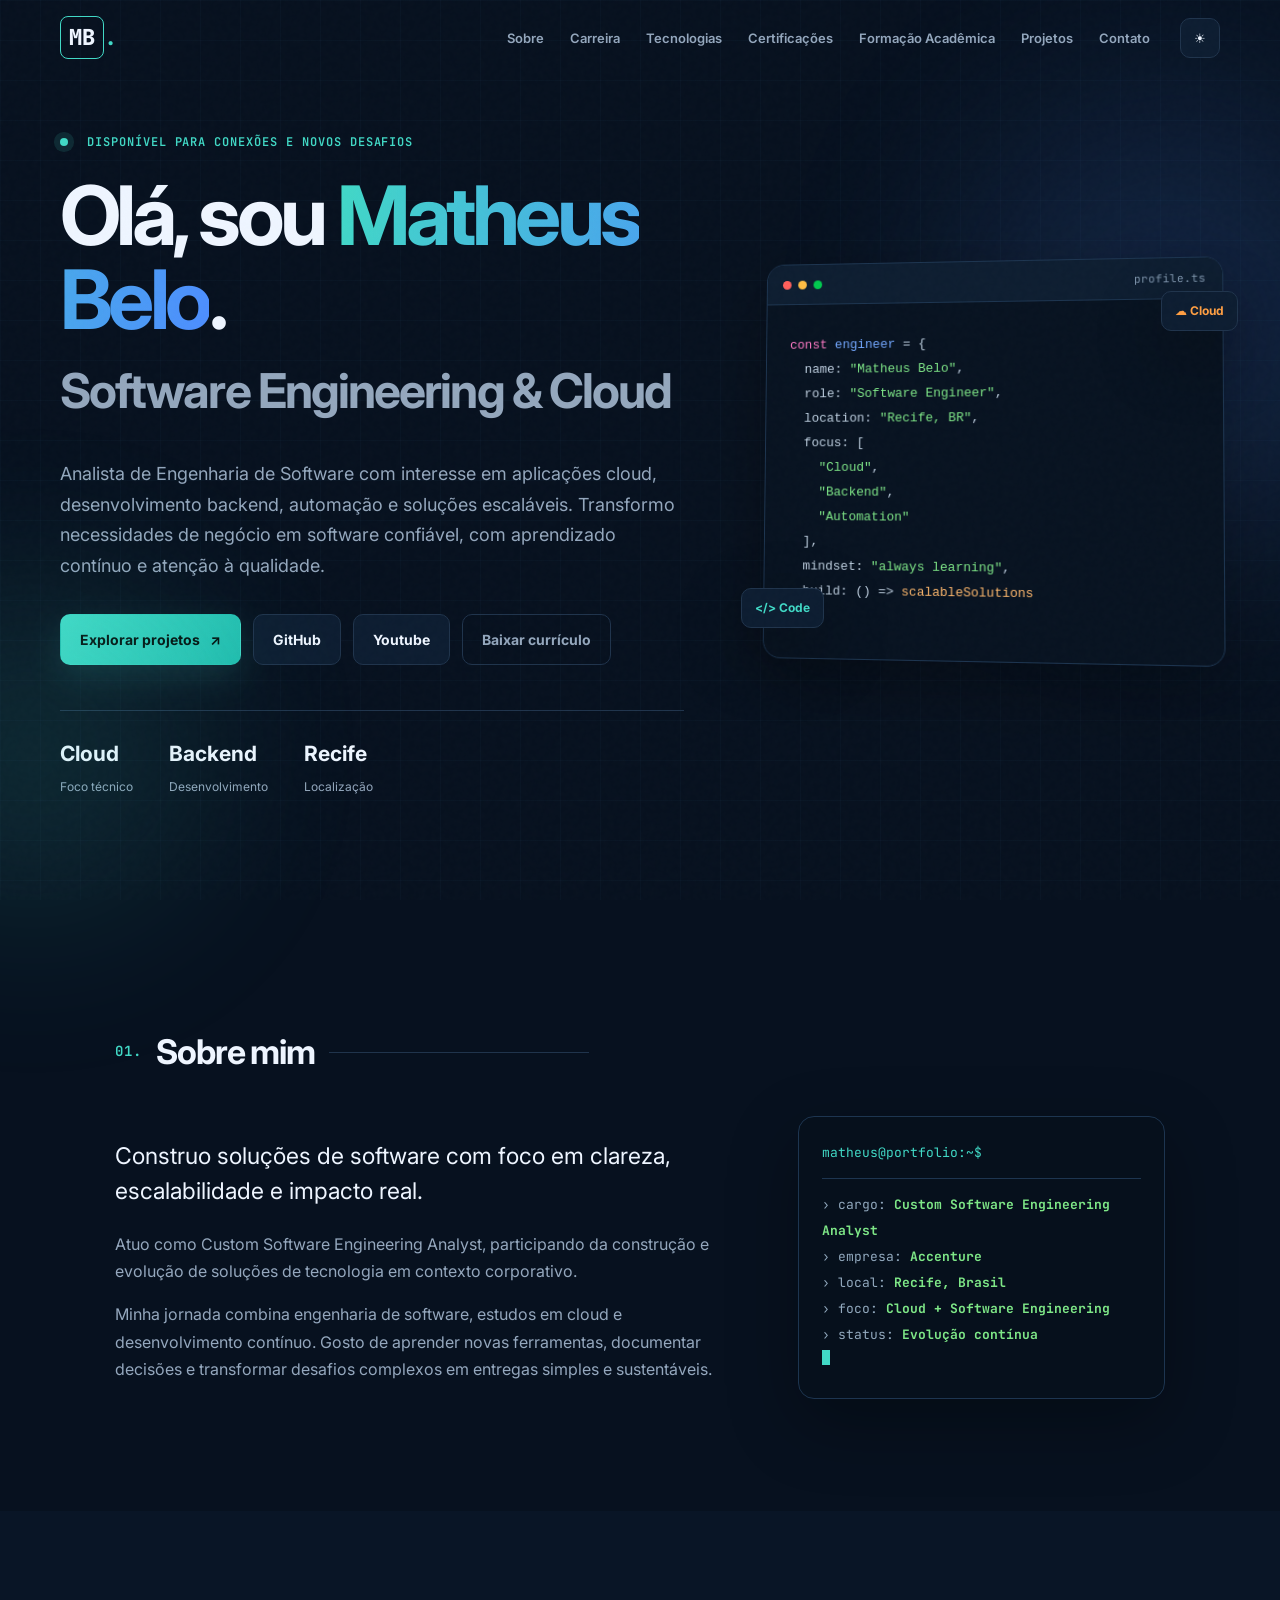
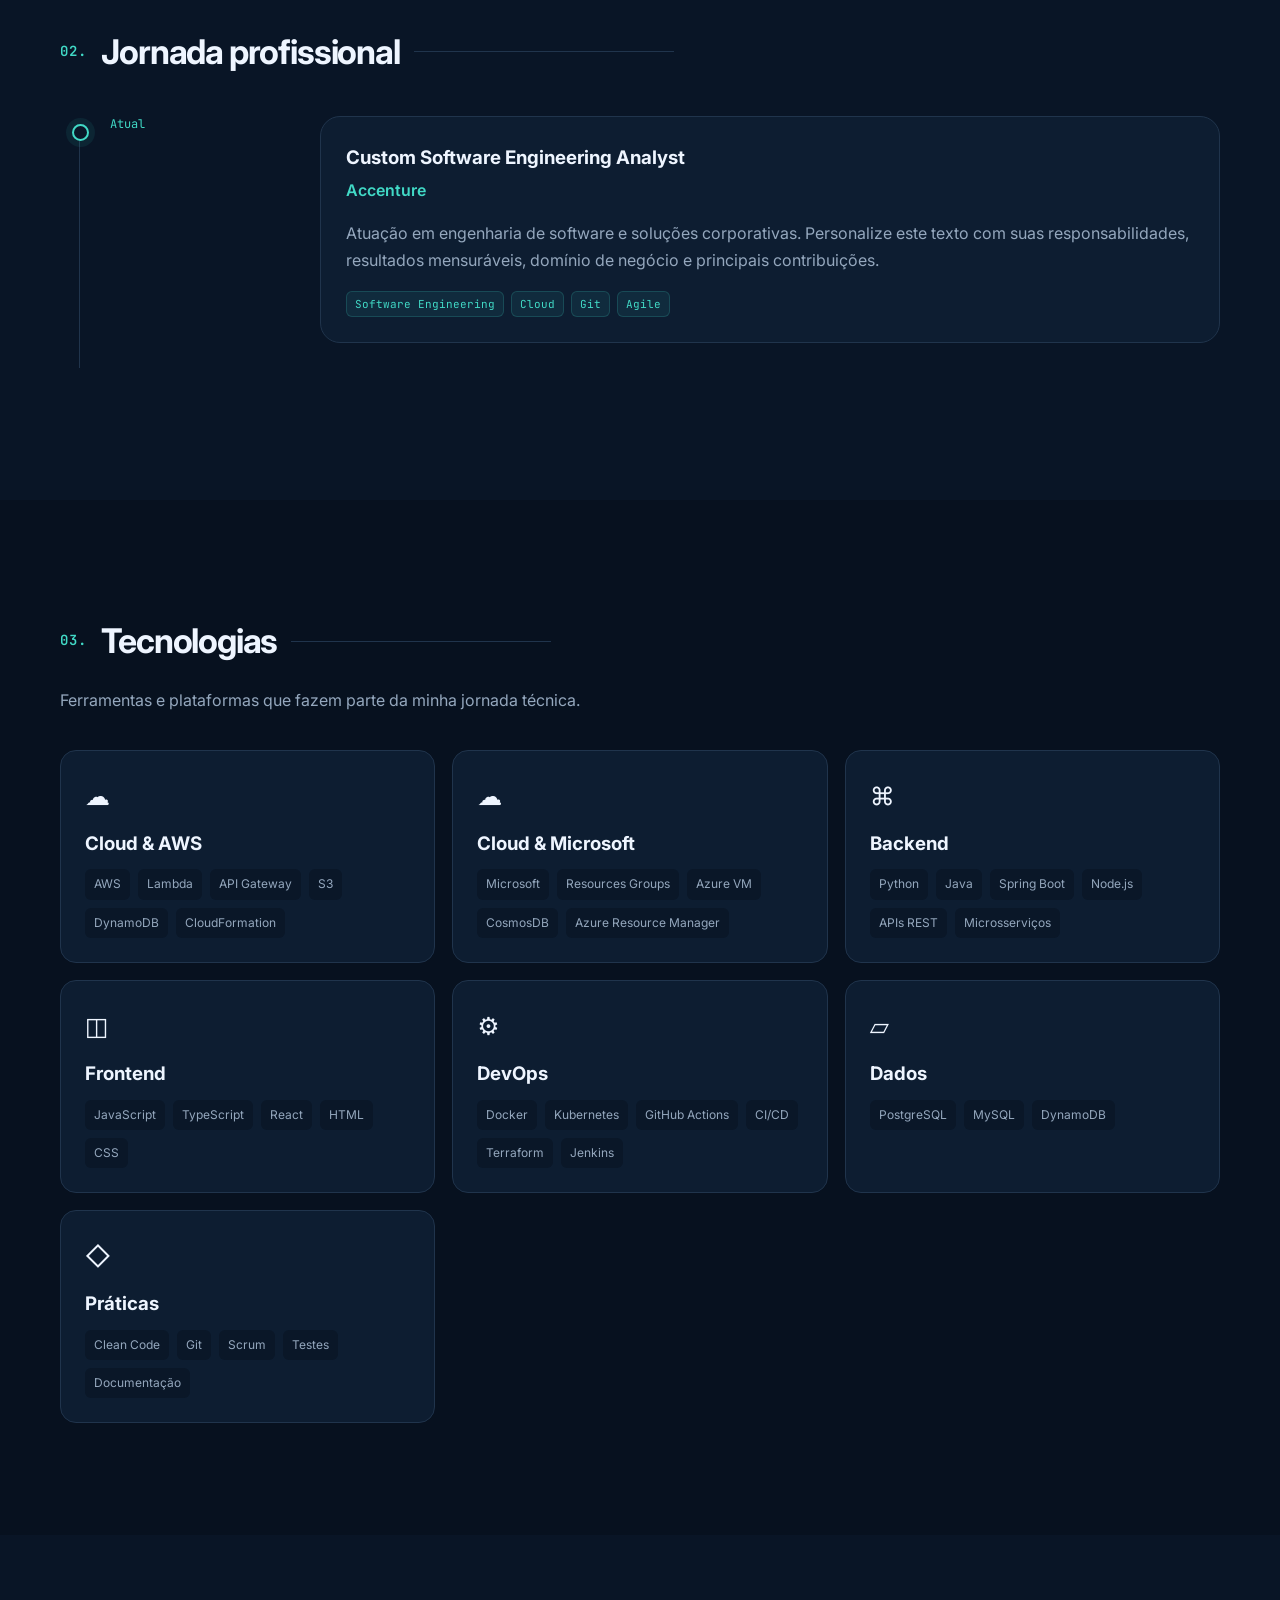
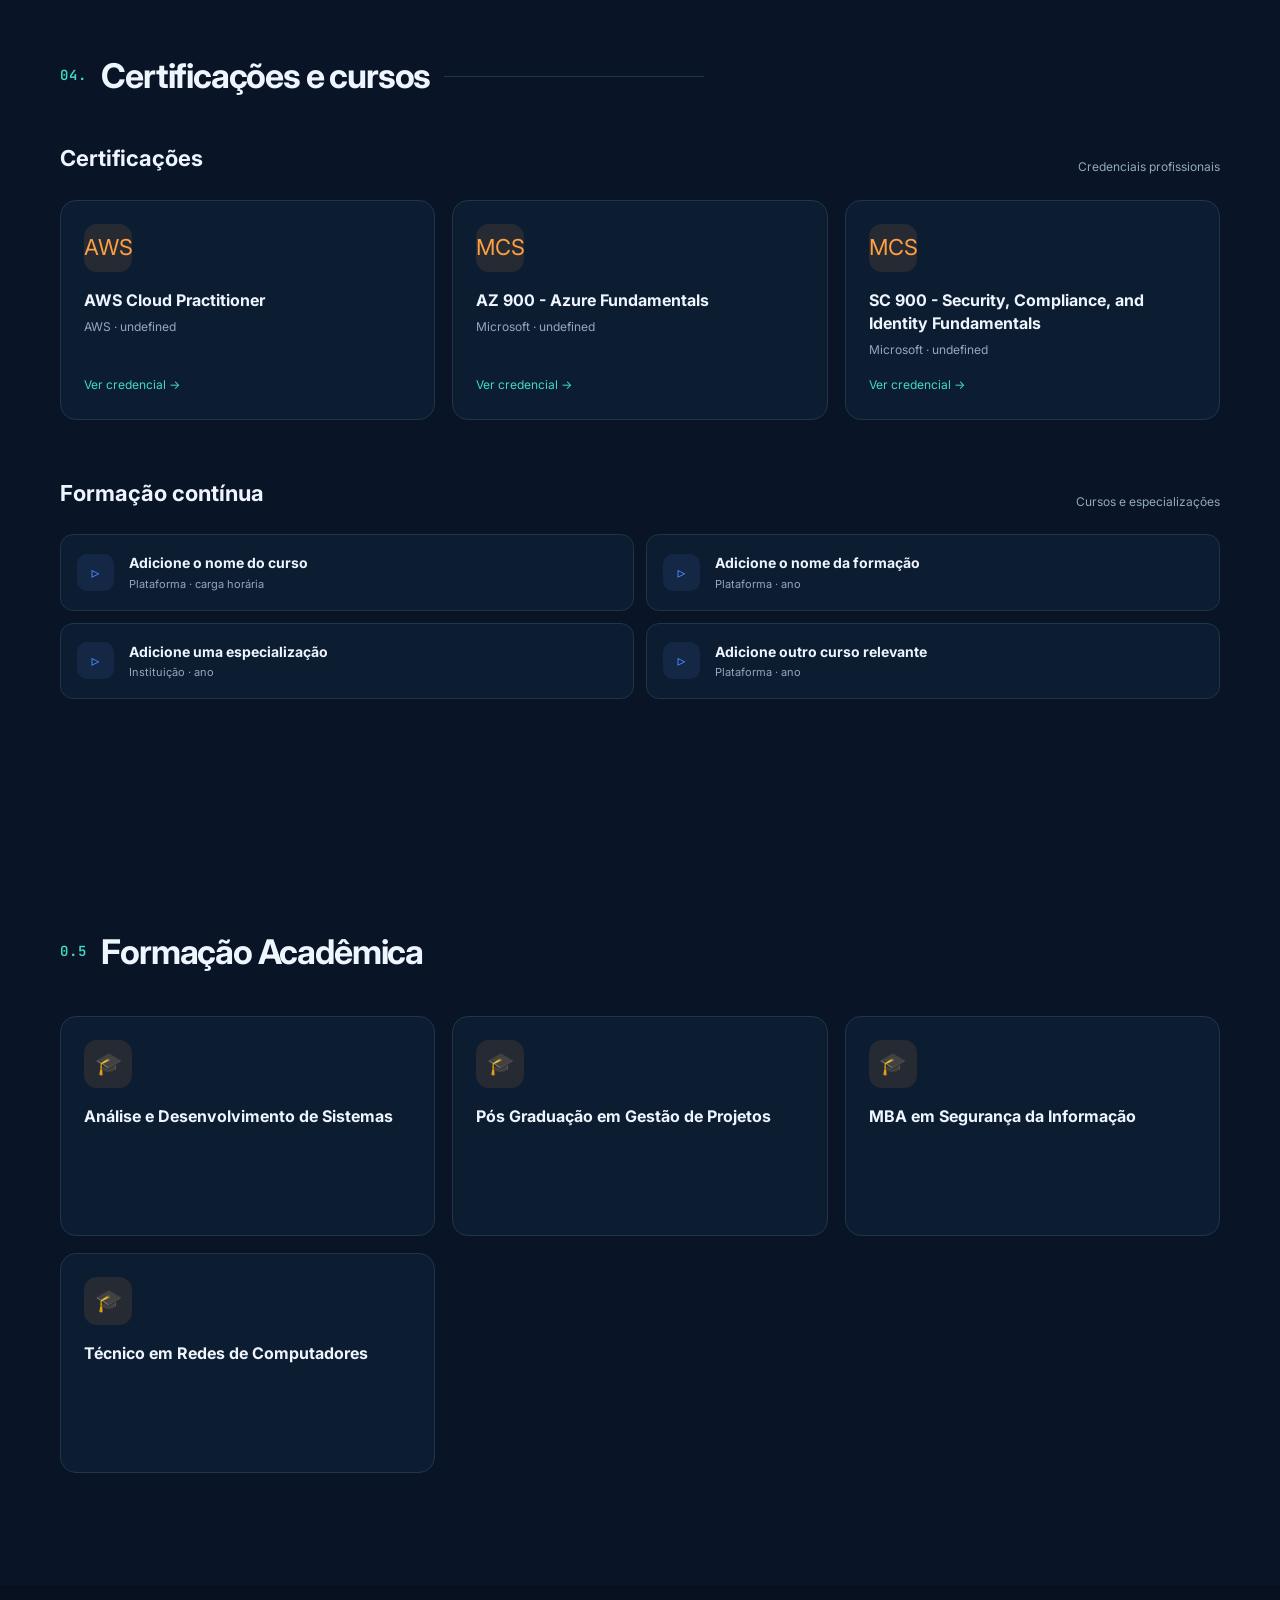
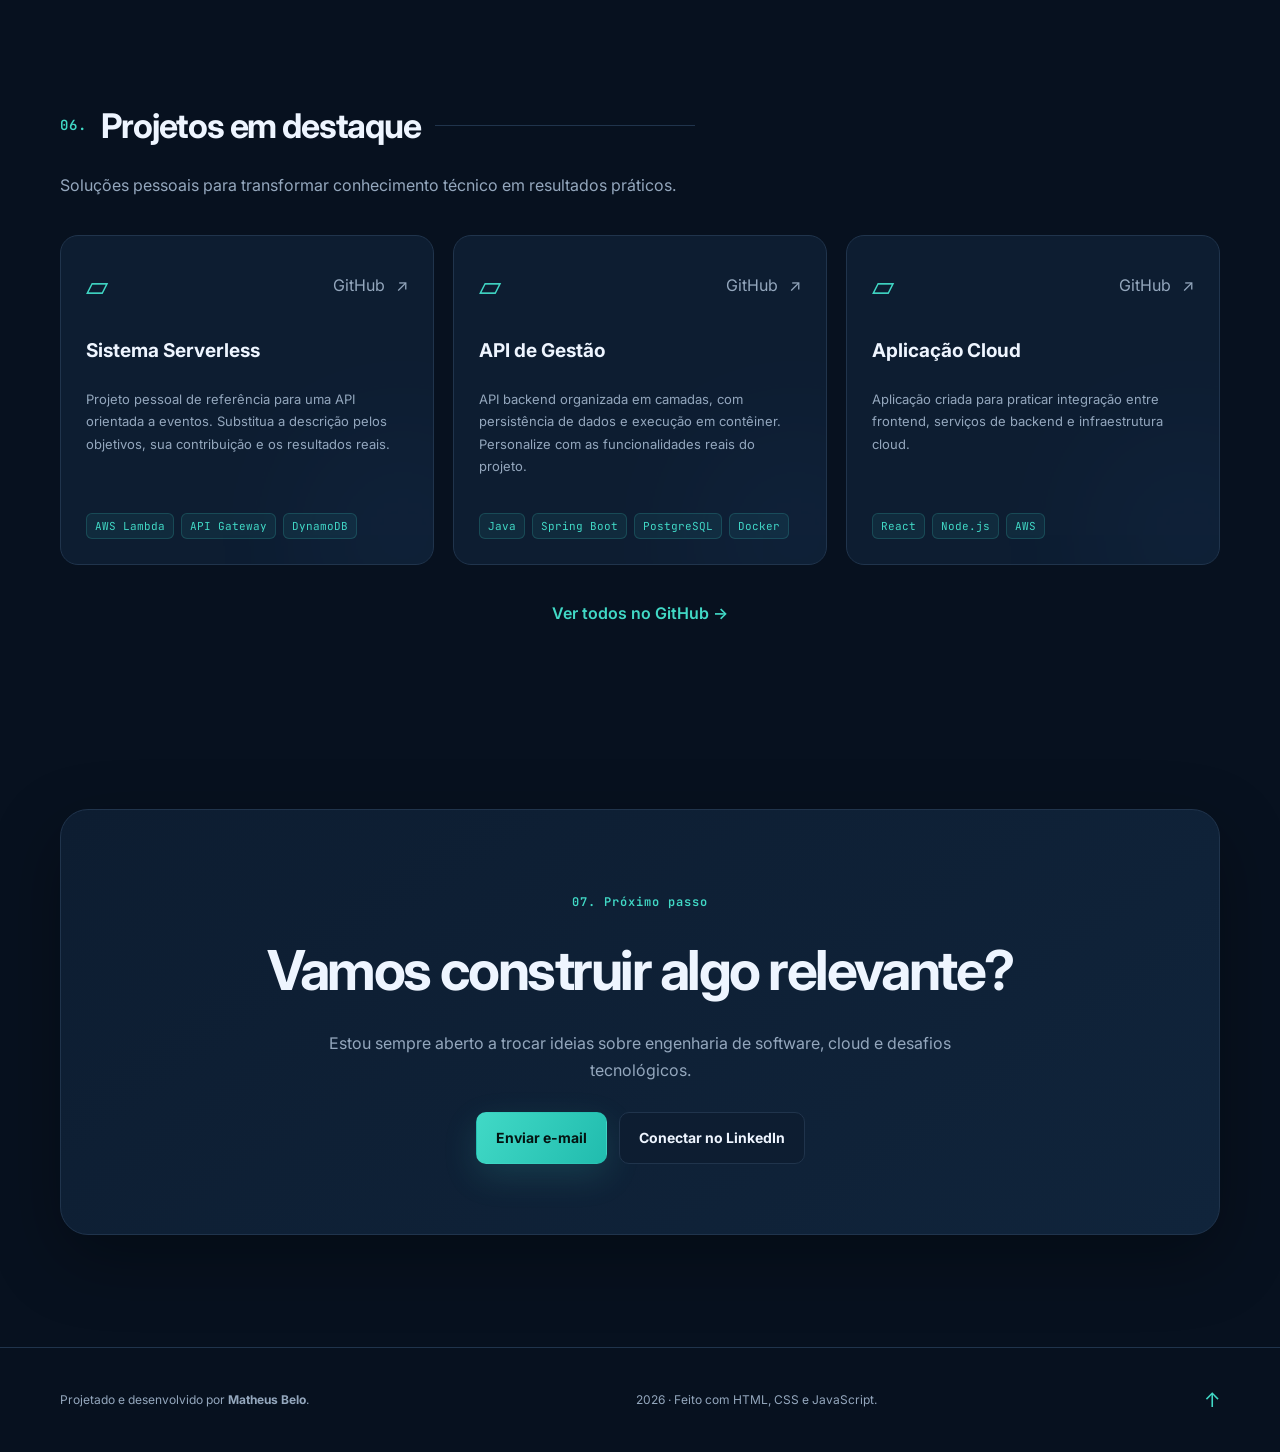
<file: index.html>
<!DOCTYPE html>
<html lang="pt-BR">
<head>
  <meta charset="UTF-8" />
  <meta name="viewport" content="width=device-width, initial-scale=1.0" />
  <meta name="description" content="Portfólio profissional de Matheus Belo, analista de engenharia de software com foco em desenvolvimento e cloud." />
  <meta name="keywords" content="Matheus Belo, Engenharia de Software, Cloud, AWS, Desenvolvimento, Portfólio" />
  <meta name="author" content="Matheus Belo" />
  <meta property="og:title" content="Matheus Belo | Software Engineering & Cloud" />
  <meta property="og:description" content="Carreira, tecnologias, certificações, cursos e projetos de Matheus Belo." />
  <meta property="og:type" content="website" />
  <meta name="theme-color" content="#07111f" />
  <title>Matheus Belo | Software Engineering & Cloud</title>
  <link rel="preconnect" href="https://fonts.googleapis.com">
  <link rel="preconnect" href="https://fonts.gstatic.com" crossorigin>
  <link href="https://fonts.googleapis.com/css2?family=Inter:wght@400;500;600;700;800&family=JetBrains+Mono:wght@500;600&display=swap" rel="stylesheet">
  <link rel="stylesheet" href="style.css" />
  <script defer src="data.js"></script>
  <script defer src="script.js"></script>
</head>
<body>
  <div class="noise"></div>
  <header class="header" id="topo">
    <nav class="nav container" aria-label="Navegação principal">
      <a class="brand" href="#inicio" aria-label="Ir para o início"><span>MB</span><b>.</b></a>
      <button class="menu-button" aria-label="Abrir menu" aria-expanded="false"><span></span><span></span><span></span></button>
      <div class="nav-links">
        <a href="#sobre">Sobre</a><a href="#experiencia">Carreira</a><a href="#tecnologias">Tecnologias</a>
        <a href="#certificacoes">Certificações</a> <a href="#formacao">Formação Acadêmica</a> <a href="#projetos">Projetos</a><a href="#contato">Contato</a>
      </div>
      <button class="theme-button" aria-label="Alternar tema" title="Alternar tema">☀</button>
    </nav>
  </header>

  <main>
    <section class="hero section" id="inicio">
      <div class="hero-glow glow-one"></div><div class="hero-glow glow-two"></div>
      <div class="container hero-grid">
        <div class="hero-copy reveal">
          <p class="eyebrow"><span class="status-dot"></span> DISPONÍVEL PARA CONEXÕES E NOVOS DESAFIOS</p>
          <h1>Olá, sou <span class="gradient-text" id="hero-name">Matheus Belo</span>.</h1>
          <h2>Software Engineering <span class="muted">&</span> Cloud</h2>
          <p class="hero-description" id="hero-description"></p>
          <div class="hero-actions">
            <a class="button primary" href="#projetos">Explorar projetos <span>↗</span></a>
            <a class="button secondary" id="github-button" href="#" target="_blank" rel="noreferrer">GitHub</a>
            <a class="button secondary" id="youtube-button" href="#" target="_blank" rel="noreferrer">Youtube</a>
            <a class="button ghost" id="cv-button" href="curriculo.pdf" target="_blanck" download>Baixar currículo</a>
          </div>
          <div class="quick-stats" id="quick-stats"></div>
        </div>
        <div class="hero-visual reveal delay-1" aria-hidden="true">
          <div class="code-window">
            <div class="window-bar"><div><i></i><i></i><i></i></div><span>profile.ts</span></div>
            <pre><code><span class="pink">const</span> <span class="blue">engineer</span> = {
  name: <span class="green">"Matheus Belo"</span>,
  role: <span class="green">"Software Engineer"</span>,
  location: <span class="green">"Recife, BR"</span>,
  focus: [
    <span class="green">"Cloud"</span>,
    <span class="green">"Backend"</span>,
    <span class="green">"Automation"</span>
  ],
  mindset: <span class="green">"always learning"</span>,
  build: () => <span class="orange">scalableSolutions</span>
};</code></pre>
          </div>
          <div class="floating-chip chip-aws">☁ Cloud</div><div class="floating-chip chip-code">&lt;/&gt; Code</div>
        </div>
      </div>
    </section>

    <section class="section" id="sobre">
      <div class="container narrow reveal">
        <div class="section-heading"><p class="section-number">01.</p><h2>Sobre mim</h2><div></div></div>
        <div class="about-grid">
          <div><p class="large-copy" id="about-lead"></p><div id="about-paragraphs"></div></div>
          <aside class="terminal-card"><div class="terminal-title">matheus@portfolio:~$</div><div id="terminal-lines"></div><span class="cursor"></span></aside>
        </div>
      </div>
    </section>

    <section class="section alternate" id="experiencia">
      <div class="container reveal"><div class="section-heading"><p class="section-number">02.</p><h2>Jornada profissional</h2><div></div></div><div class="timeline" id="experience-list"></div></div>
    </section>

    <section class="section" id="tecnologias">
      <div class="container reveal"><div class="section-heading"><p class="section-number">03.</p><h2>Tecnologias</h2><div></div></div><p class="section-intro">Ferramentas e plataformas que fazem parte da minha jornada técnica.</p><div class="skills-grid" id="skills-grid"></div></div>
    </section>

    <section class="section alternate" id="certificacoes">
      <div class="container reveal"><div class="section-heading"><p class="section-number">04.</p><h2>Certificações e cursos</h2><div></div></div>
        <div class="subheading-row"><h3>Certificações</h3><span>Credenciais profissionais</span></div><div class="cards-grid" id="certification-list"></div>
        <div class="subheading-row courses-title"><h3>Formação contínua</h3><span>Cursos e especializações</span></div><div class="course-list" id="course-list"></div>
      </div>
    </section>
    <section class="section alternate" id="formacao">
      <div class="container reveal">
        <div class="section-heading">
          <p class="section-number">0.5</p>
          <h2>Formação Acadêmica</h2>
        </div>
        <div class="cards-grid" id="education-list"></div>
       
      </div>

    </section>


    <section class="section" id="projetos">
      <div class="container reveal"><div class="section-heading"><p class="section-number">06.</p><h2>Projetos em destaque</h2><div></div></div><p class="section-intro">Soluções pessoais para transformar conhecimento técnico em resultados práticos.</p><div class="projects-grid" id="project-list"></div><div class="center"><a class="text-link" id="all-projects" href="#" target="_blank" rel="noreferrer">Ver todos no GitHub →</a></div></div>
    </section>

    <section class="section contact-section" id="contato">
      <div class="container contact-card reveal"><p class="section-number">07. Próximo passo</p><h2>Vamos construir algo relevante?</h2><p>Estou sempre aberto a trocar ideias sobre engenharia de software, cloud e desafios tecnológicos.</p><div class="contact-actions"><a class="button primary" id="email-link" href="#">Enviar e-mail</a><a class="button secondary" id="linkedin-link" href="#" target="_blank" rel="noreferrer">Conectar no LinkedIn</a></div></div>
    </section>
  </main>

  <footer><div class="container footer-content"><p>Projetado e desenvolvido por <strong>Matheus Belo</strong>.</p><p><span id="current-year"></span> · Feito com HTML, CSS e JavaScript.</p><a href="#topo" aria-label="Voltar ao topo">↑</a></div></footer>
</body>
</html>
</file>
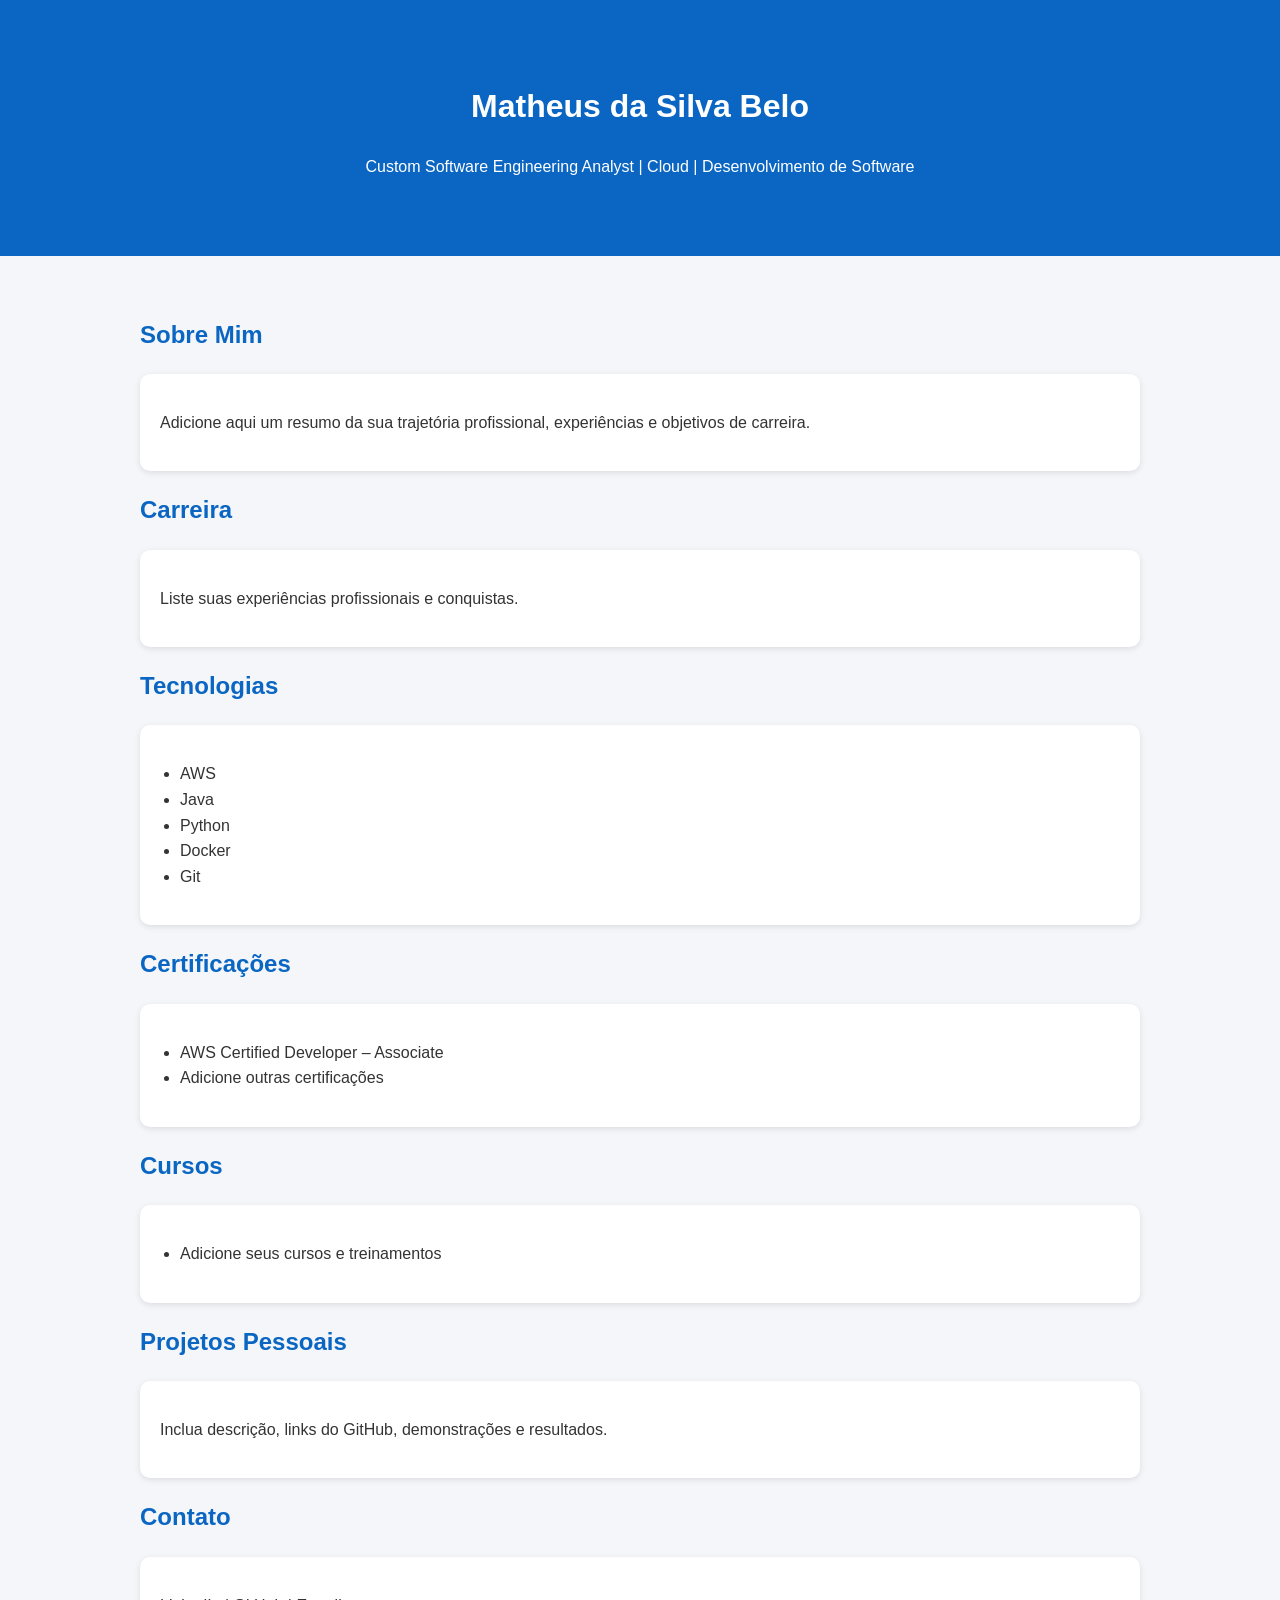
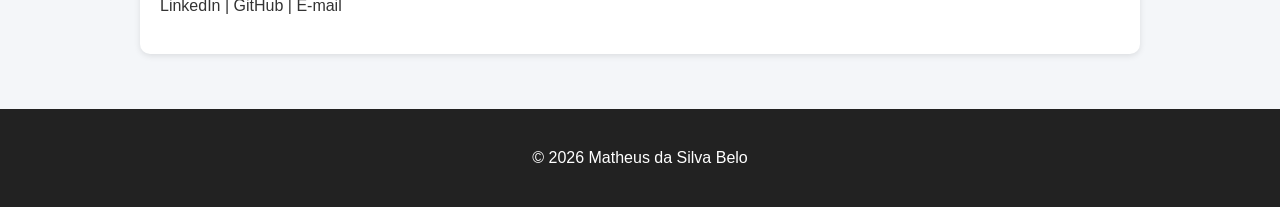
<file: index.html.html>
<!DOCTYPE html>
<html lang="pt-BR">
<head>
<meta charset="UTF-8">
<meta name="viewport" content="width=device-width, initial-scale=1.0">
<title>Portfólio Profissional</title>
<style>
body{font-family:Arial,sans-serif;margin:0;line-height:1.6;background:#f4f6f9;color:#333}
header{background:#0a66c2;color:white;padding:60px 20px;text-align:center}
section{max-width:1000px;margin:auto;padding:40px 20px}
.card{background:white;padding:20px;border-radius:10px;margin:15px 0;box-shadow:0 2px 6px rgba(0,0,0,.1)}
h2{color:#0a66c2}
footer{text-align:center;padding:20px;background:#222;color:white}
ul{padding-left:20px}
</style>
</head>
<body>
<header>
<h1>Matheus da Silva Belo</h1>
<p>Custom Software Engineering Analyst | Cloud | Desenvolvimento de Software</p>
</header>
<section>
<h2>Sobre Mim</h2>
<div class="card">
<p>Adicione aqui um resumo da sua trajetória profissional, experiências e objetivos de carreira.</p>
</div>
<h2>Carreira</h2>
<div class="card"><p>Liste suas experiências profissionais e conquistas.</p></div>
<h2>Tecnologias</h2>
<div class="card"><ul><li>AWS</li><li>Java</li><li>Python</li><li>Docker</li><li>Git</li></ul></div>
<h2>Certificações</h2>
<div class="card"><ul><li>AWS Certified Developer – Associate</li><li>Adicione outras certificações</li></ul></div>
<h2>Cursos</h2>
<div class="card"><ul><li>Adicione seus cursos e treinamentos</li></ul></div>
<h2>Projetos Pessoais</h2>
<div class="card"><p>Inclua descrição, links do GitHub, demonstrações e resultados.</p></div>
<h2>Contato</h2>
<div class="card"><p>LinkedIn | GitHub | E-mail</p></div>
</section>
<footer>
<p>© 2026 Matheus da Silva Belo</p>
</footer>
</body>
</html>
</file>
<file: style.css>
:root{--bg:#07111f;--bg-2:#0a1728;--card:#0d1d31;--card-2:#10243b;--text:#eef5ff;--muted:#94a7bd;--line:#20344c;--cyan:#41d9c6;--blue:#4d8dff;--orange:#ff9f43;--shadow:0 24px 70px rgba(0,0,0,.32);--radius:20px}.light{--bg:#f4f8fc;--bg-2:#eaf2f9;--card:#fff;--card-2:#f0f6fb;--text:#102235;--muted:#526b82;--line:#d6e2ed;--shadow:0 18px 50px rgba(31,65,95,.12)}*{box-sizing:border-box}html{scroll-behavior:smooth}body{margin:0;font-family:Inter,system-ui,sans-serif;background:var(--bg);color:var(--text);line-height:1.7;overflow-x:hidden}body:before{content:"";position:fixed;inset:0;background-image:linear-gradient(rgba(86,152,210,.035) 1px,transparent 1px),linear-gradient(90deg,rgba(86,152,210,.035) 1px,transparent 1px);background-size:40px 40px;pointer-events:none;z-index:-1}.noise{position:fixed;inset:0;pointer-events:none;opacity:.04;z-index:99;background:url("data:image/svg+xml,%3Csvg viewBox='0 0 180 180' xmlns='http://www.w3.org/2000/svg'%3E%3Cfilter id='n'%3E%3CfeTurbulence type='fractalNoise' baseFrequency='.85' numOctaves='3' stitchTiles='stitch'/%3E%3C/filter%3E%3Crect width='100%25' height='100%25' filter='url(%23n)' opacity='.45'/%3E%3C/svg%3E")}.container{width:min(1160px,calc(100% - 40px));margin:auto}.narrow{width:min(1050px,calc(100% - 40px))}.section{padding:112px 0;position:relative}.alternate{background:color-mix(in srgb,var(--bg-2) 86%,transparent)}.header{position:fixed;top:0;width:100%;z-index:50;border-bottom:1px solid transparent;transition:.25s}.header.scrolled{background:color-mix(in srgb,var(--bg) 88%,transparent);backdrop-filter:blur(18px);border-color:var(--line)}.nav{height:76px;display:flex;align-items:center;gap:30px}.brand{text-decoration:none;color:var(--text);font-size:22px;font-weight:800;font-family:"JetBrains Mono"}.brand span{border:1px solid var(--cyan);padding:6px 8px;border-radius:8px}.brand b{color:var(--cyan)}.nav-links{margin-left:auto;display:flex;gap:26px}.nav-links a{color:var(--muted);text-decoration:none;font-size:13px;font-weight:600}.nav-links a:hover{color:var(--cyan)}.theme-button,.menu-button{background:var(--card);color:var(--text);border:1px solid var(--line);border-radius:10px;width:40px;height:40px;cursor:pointer}.menu-button{display:none}.hero{min-height:100vh;display:flex;align-items:center;padding-top:120px}.hero-grid{display:grid;grid-template-columns:1.15fr .85fr;align-items:center;gap:75px}.eyebrow,.section-number{color:var(--cyan);font-family:"JetBrains Mono";font-size:12px;font-weight:600;letter-spacing:.08em}.status-dot{display:inline-block;width:8px;height:8px;border-radius:50%;background:var(--cyan);box-shadow:0 0 0 6px rgba(65,217,198,.12);margin-right:11px}.hero h1{font-size:clamp(48px,7vw,82px);line-height:1.02;margin:22px 0 8px;letter-spacing:-.055em}.hero h2{font-size:clamp(29px,4vw,48px);margin:0;color:var(--muted);letter-spacing:-.04em}.gradient-text{background:linear-gradient(100deg,var(--cyan),var(--blue));-webkit-background-clip:text;color:transparent}.hero-description{max-width:680px;color:var(--muted);font-size:18px;margin:28px 0 32px}.hero-actions{display:flex;flex-wrap:wrap;gap:12px}.button{display:inline-flex;align-items:center;justify-content:center;gap:10px;padding:13px 19px;border-radius:10px;text-decoration:none;font-size:14px;font-weight:700;border:1px solid var(--line);transition:.2s}.button:hover{transform:translateY(-2px)}.primary{background:linear-gradient(120deg,var(--cyan),#21bcae);color:#041311;border-color:transparent;box-shadow:0 12px 34px rgba(65,217,198,.15)}.secondary{background:var(--card);color:var(--text)}.ghost{color:var(--muted)}.quick-stats{display:flex;gap:36px;margin-top:45px;padding-top:25px;border-top:1px solid var(--line)}.stat b{font-size:21px;display:block}.stat span{font-size:12px;color:var(--muted)}.hero-glow{position:absolute;border-radius:50%;filter:blur(100px);opacity:.14}.glow-one{width:460px;height:460px;background:var(--blue);top:10%;right:-10%}.glow-two{width:320px;height:320px;background:var(--cyan);bottom:0;left:-10%}.code-window{background:#081321;border:1px solid #1d3550;border-radius:18px;box-shadow:var(--shadow);overflow:hidden;transform:perspective(900px) rotateY(-5deg) rotateX(2deg)}.window-bar{display:flex;align-items:center;padding:13px 16px;background:#0e1e31;border-bottom:1px solid #1d3550;color:#8198b0;font:11px "JetBrains Mono"}.window-bar div{display:flex;gap:7px;margin-right:auto}.window-bar i{width:9px;height:9px;border-radius:50%;background:#ff605c}.window-bar i:nth-child(2){background:#ffbd44}.window-bar i:nth-child(3){background:#00ca4e}.code-window pre{margin:0;padding:29px 24px;color:#bfd0e1;font:13px/1.85 "JetBrains Mono";overflow:auto}.pink{color:#ff79c6}.blue{color:#72a7ff}.green{color:#7ee787}.orange{color:#ffb86c}.hero-visual{position:relative}.floating-chip{position:absolute;background:var(--card);border:1px solid var(--line);box-shadow:var(--shadow);padding:9px 13px;border-radius:10px;font-size:12px;font-weight:700}.chip-aws{right:-18px;top:32px;color:var(--orange)}.chip-code{left:-18px;bottom:32px;color:var(--cyan)}.section-heading{display:flex;align-items:center;gap:14px;margin-bottom:35px}.section-heading p{font-size:14px;margin:0}.section-heading h2{font-size:34px;letter-spacing:-.035em;margin:0;white-space:nowrap}.section-heading div{height:1px;background:var(--line);width:260px}.section-intro{color:var(--muted);margin:-18px 0 36px}.about-grid{display:grid;grid-template-columns:1.25fr .75fr;gap:70px}.large-copy{font-size:23px;color:var(--text);line-height:1.5}.about-grid p:not(.large-copy){color:var(--muted)}.terminal-card{background:#06101c;border:1px solid #1d3550;padding:23px;border-radius:16px;font:13px/2 "JetBrains Mono";color:#92a9be;box-shadow:var(--shadow)}.terminal-title{color:var(--cyan);padding-bottom:12px;border-bottom:1px solid #1d3550;margin-bottom:13px}.terminal-card b{color:#7ee787}.cursor{display:inline-block;width:8px;height:15px;background:var(--cyan);animation:blink 1s infinite}@keyframes blink{50%{opacity:0}}.timeline{position:relative;margin-left:12px}.timeline:before{content:"";position:absolute;left:7px;top:12px;bottom:20px;width:1px;background:var(--line)}.timeline-item{display:grid;grid-template-columns:175px 1fr;gap:35px;position:relative;padding:0 0 45px 38px}.timeline-item:before{content:"";position:absolute;left:0;top:8px;width:13px;height:13px;border-radius:50%;background:var(--bg-2);border:2px solid var(--cyan);box-shadow:0 0 0 6px rgba(65,217,198,.08)}.timeline-date{font:12px "JetBrains Mono";color:var(--cyan)}.timeline-content{background:var(--card);border:1px solid var(--line);border-radius:var(--radius);padding:25px}.timeline-content h3{margin:0 0 3px}.timeline-content h4{margin:0;color:var(--cyan);font-weight:600}.timeline-content p{color:var(--muted);margin-bottom:0}.tag-list{display:flex;flex-wrap:wrap;gap:7px;margin-top:17px}.tag{background:rgba(65,217,198,.08);border:1px solid rgba(65,217,198,.18);color:var(--cyan);font:11px "JetBrains Mono";padding:5px 8px;border-radius:6px}.skills-grid{display:grid;grid-template-columns:repeat(3,1fr);gap:17px}.skill-card{background:var(--card);border:1px solid var(--line);padding:24px;border-radius:16px}.skill-card:hover{border-color:color-mix(in srgb,var(--cyan) 50%,var(--line));transform:translateY(-3px);transition:.2s}.skill-card .icon{font-size:25px}.skill-card h3{margin:10px 0}.skill-items{display:flex;flex-wrap:wrap;gap:8px}.skill-items span{color:var(--muted);font-size:12px;background:var(--bg-2);padding:5px 9px;border-radius:6px}.subheading-row{display:flex;align-items:end;justify-content:space-between;margin:15px 0 22px}.subheading-row h3{font-size:22px;margin:0}.subheading-row span{font-size:12px;color:var(--muted)}.cards-grid{display:grid;grid-template-columns:repeat(3,1fr);gap:17px}.cert-card{background:var(--card);border:1px solid var(--line);border-radius:16px;padding:23px;display:flex;flex-direction:column;min-height:220px}.cert-icon{width:48px;height:48px;border-radius:13px;display:grid;place-items:center;background:rgba(255,159,67,.1);color:var(--orange);font-size:22px}.cert-card h3{font-size:16px;line-height:1.45;margin:17px 0 5px}.cert-card p{font-size:12px;color:var(--muted);margin:0}.cert-card a{margin-top:auto;color:var(--cyan);text-decoration:none;font-size:12px}.courses-title{margin-top:55px}.course-list{display:grid;grid-template-columns:1fr 1fr;gap:12px}.course{display:flex;align-items:center;gap:15px;background:var(--card);border:1px solid var(--line);padding:16px;border-radius:13px}.course-icon{width:37px;height:37px;border-radius:10px;background:rgba(77,141,255,.1);display:grid;place-items:center;color:var(--blue)}.course h4{margin:0;font-size:14px}.course p{margin:0;color:var(--muted);font-size:11px}.projects-grid{display:grid;grid-template-columns:repeat(3,1fr);gap:19px}.project-card{background:var(--card);border:1px solid var(--line);border-radius:18px;padding:25px;display:flex;flex-direction:column;min-height:330px;position:relative;overflow:hidden}.project-card:after{content:"";position:absolute;width:140px;height:140px;background:var(--blue);filter:blur(80px);opacity:.08;right:-40px;bottom:-40px}.project-top{display:flex;justify-content:space-between;align-items:center}.folder{font-size:29px;color:var(--cyan)}.project-links a{color:var(--muted);text-decoration:none;margin-left:11px}.project-card h3{font-size:19px;margin:25px 0 8px}.project-card p{font-size:13px;color:var(--muted)}.project-card .tag-list{margin-top:auto}.center{text-align:center;margin-top:35px}.text-link{color:var(--cyan);text-decoration:none;font-weight:600}.contact-section{padding-top:70px}.contact-card{text-align:center;background:linear-gradient(145deg,var(--card),var(--card-2));border:1px solid var(--line);border-radius:28px;padding:70px 30px;box-shadow:var(--shadow)}.contact-card h2{font-size:clamp(34px,5vw,55px);letter-spacing:-.045em;margin:10px}.contact-card>p:not(.section-number){color:var(--muted);max-width:650px;margin:12px auto 28px}.contact-actions{display:flex;justify-content:center;gap:12px;flex-wrap:wrap}footer{border-top:1px solid var(--line);padding:30px 0;color:var(--muted);font-size:12px}.footer-content{display:flex;justify-content:space-between;align-items:center}.footer-content a{color:var(--cyan);text-decoration:none;font-size:20px}.reveal{opacity:0;transform:translateY(24px);transition:.7s ease}.reveal.visible{opacity:1;transform:none}.delay-1{transition-delay:.12s}@media(max-width:900px){.nav-links{position:absolute;top:76px;left:20px;right:20px;background:var(--card);border:1px solid var(--line);padding:20px;display:none;flex-direction:column;border-radius:14px}.nav-links.open{display:flex}.menu-button{display:block;margin-left:auto}.menu-button span{display:block;width:18px;height:2px;background:currentColor;margin:4px auto}.hero-grid,.about-grid{grid-template-columns:1fr}.hero-visual{max-width:600px}.skills-grid,.cards-grid,.projects-grid{grid-template-columns:1fr 1fr}.course-list{grid-template-columns:1fr}.hero{padding-top:140px}}@media(max-width:620px){.section{padding:82px 0}.hero h1{font-size:47px}.hero-grid{gap:50px}.hero-actions>.button{width:100%}.quick-stats{gap:18px;justify-content:space-between}.section-heading div{display:none}.section-heading h2{white-space:normal;font-size:29px}.skills-grid,.cards-grid,.projects-grid{grid-template-columns:1fr}.timeline-item{grid-template-columns:1fr;gap:8px;padding-left:32px}.code-window pre{font-size:11px;padding:20px 15px}.floating-chip{display:none}.footer-content{flex-direction:column;text-align:center}.subheading-row{align-items:start;flex-direction:column}.contact-card{padding:50px 20px}}
</file>
